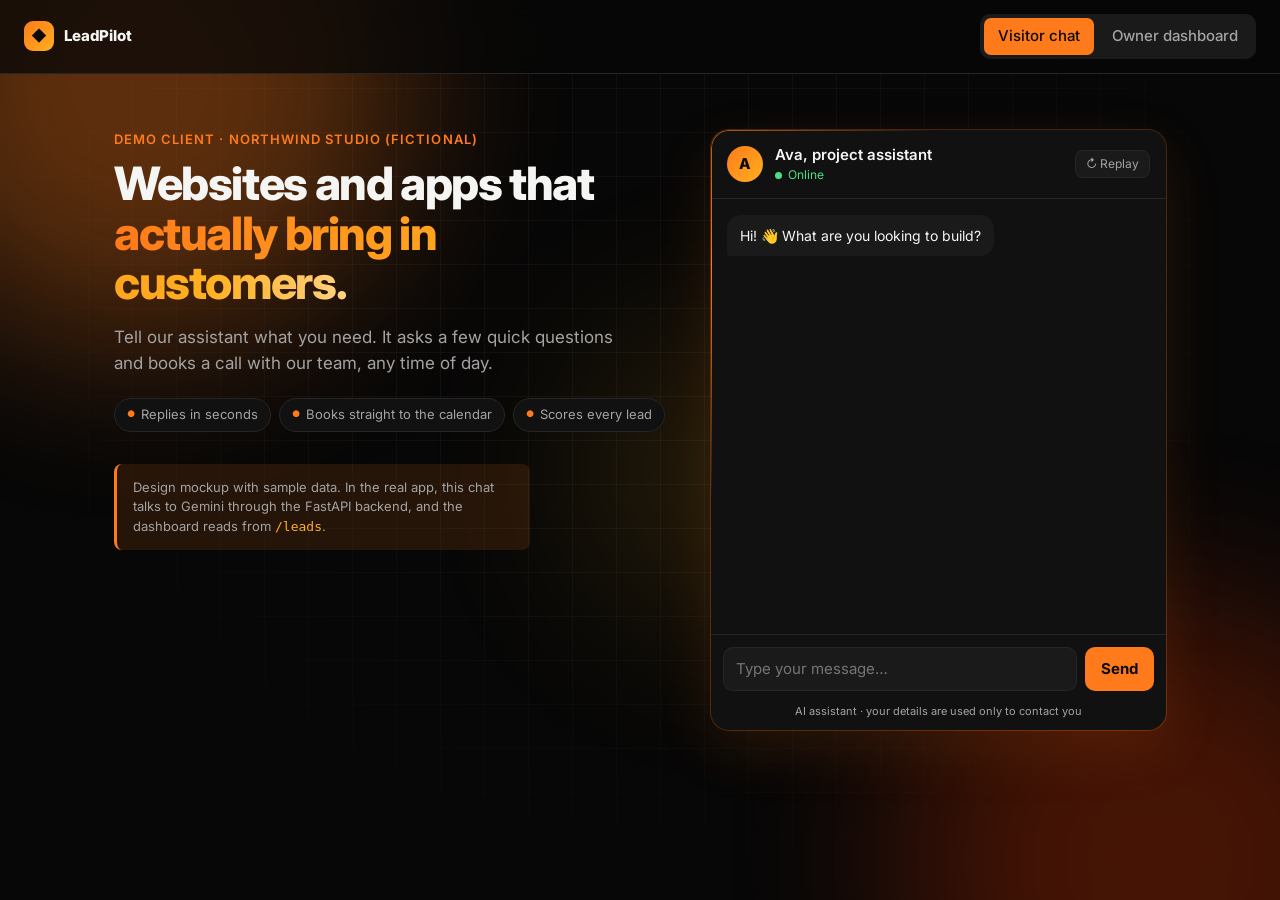
<file: design/mockup.html>
<!doctype html>
<html lang="en">
<head>
<meta charset="utf-8">
<meta name="viewport" content="width=device-width, initial-scale=1">
<title>LeadPilot Design</title>
<link rel="preconnect" href="https://fonts.googleapis.com">
<link href="https://fonts.googleapis.com/css2?family=Inter:wght@400;500;600;700;800&display=swap" rel="stylesheet">
<style>
  /* Black and orange: one dark theme by design */
  :root {
    color-scheme: dark;
    --bg: #070707; --surface: #111111; --surface-2: #1a1a1a; --border: #262626;
    --text: #f5f5f4; --muted: #a3a3a3;
    --accent: #ff7a1a; --accent-2: #ffb020; --accent-soft: rgba(255, 122, 26, .12); --on-accent: #0a0a0a;
    --hot: #ff5533; --hot-soft: rgba(255, 85, 51, .14);
    --warm: #ffc233; --warm-soft: rgba(255, 194, 51, .13);
    --cold: #8b95a7; --cold-soft: rgba(139, 149, 167, .14);
    --ok: #4ade80; --ok-soft: rgba(74, 222, 128, .12);
    --glow: 0 0 0 1px rgba(255,122,26,.25), 0 20px 60px rgba(255,122,26,.12);
    --radius: 14px;
  }
  @property --p { syntax: "<number>"; inherits: false; initial-value: 0; }
  * { box-sizing: border-box; }
  body { margin: 0; background: var(--bg); color: var(--text); font: 15px/1.5 Inter, system-ui, sans-serif; overflow-x: hidden; }
  button { font: inherit; cursor: pointer; }
  button:focus-visible, input:focus-visible { outline: 2px solid var(--accent); outline-offset: 2px; }
  code { color: var(--accent-2); }

  /* Animated background: drifting glow blobs over a faint grid */
  .bg { position: fixed; inset: 0; z-index: -1; overflow: hidden; pointer-events: none; }
  .bg::before { content: ""; position: absolute; inset: 0;
    background-image: linear-gradient(rgba(255,255,255,.035) 1px, transparent 1px), linear-gradient(90deg, rgba(255,255,255,.035) 1px, transparent 1px);
    background-size: 44px 44px; mask-image: radial-gradient(ellipse at 50% 30%, #000 30%, transparent 75%); animation: gridmove 20s linear infinite; }
  .blob { position: absolute; width: 520px; height: 520px; border-radius: 50%; filter: blur(90px); opacity: .35; }
  .b1 { background: var(--accent); top: -180px; left: -120px; animation: drift1 16s ease-in-out infinite alternate; }
  .b2 { background: #ff3d00; bottom: -220px; right: -140px; opacity: .25; animation: drift2 19s ease-in-out infinite alternate; }
  .b3 { background: var(--accent-2); top: 35%; left: 45%; width: 320px; height: 320px; opacity: .12; animation: drift1 23s ease-in-out infinite alternate-reverse; }
  @keyframes drift1 { to { transform: translate(140px, 90px) scale(1.15); } }
  @keyframes drift2 { to { transform: translate(-160px, -110px) scale(1.1); } }
  @keyframes gridmove { to { background-position: 44px 44px; } }

  /* App bar */
  .bar { display: flex; align-items: center; gap: 16px; padding: 14px 24px; background: rgba(7,7,7,.75); backdrop-filter: blur(12px); border-bottom: 1px solid var(--border); position: sticky; top: 0; z-index: 5; }
  .brand { display: flex; align-items: center; gap: 10px; font-weight: 800; letter-spacing: -.01em; }
  .logo { width: 30px; height: 30px; border-radius: 9px; background: linear-gradient(135deg, var(--accent), var(--accent-2)); color: var(--on-accent); display: grid; place-items: center; font-size: 15px; animation: pulse 2.8s ease-in-out infinite; }
  @keyframes pulse { 0%,100% { box-shadow: 0 0 0 0 rgba(255,122,26,.5); } 50% { box-shadow: 0 0 0 8px rgba(255,122,26,0); } }
  .tabs { position: relative; display: flex; gap: 4px; background: var(--surface-2); padding: 4px; border-radius: 10px; margin-left: auto; }
  .tab { position: relative; z-index: 1; border: 0; background: none; color: var(--muted); padding: 7px 14px; border-radius: 7px; font-weight: 500; transition: color .25s; }
  .tab[aria-selected="true"] { color: var(--on-accent); }
  .pill { position: absolute; top: 4px; bottom: 4px; border-radius: 7px; background: var(--accent); transition: left .35s cubic-bezier(.4,1.3,.5,1), width .35s cubic-bezier(.4,1.3,.5,1); }
  .view { display: none; }
  .view.active { display: block; animation: viewin .45s ease both; }
  @keyframes viewin { from { opacity: 0; transform: translateY(10px); } }

  /* Visitor view */
  .site { max-width: 1100px; margin: 0 auto; padding: 56px 24px 120px; display: grid; grid-template-columns: 1.1fr .9fr; gap: 40px; align-items: start; }
  .eyebrow { color: var(--accent); font-weight: 600; font-size: 13px; letter-spacing: .08em; text-transform: uppercase; }
  .site h1 { font-size: 46px; line-height: 1.08; margin: 10px 0 16px; letter-spacing: -.03em; font-weight: 800; }
  .shine { background: linear-gradient(90deg, var(--accent) 0%, var(--accent-2) 30%, #fff3e0 50%, var(--accent-2) 70%, var(--accent) 100%); background-size: 250% auto;
    -webkit-background-clip: text; background-clip: text; color: transparent; animation: shine 5s linear infinite; }
  @keyframes shine { to { background-position: -250% center; } }
  .site p.lead { color: var(--muted); font-size: 17px; max-width: 46ch; }
  .rise { opacity: 0; animation: rise .7s cubic-bezier(.2,.8,.2,1) forwards; }
  @keyframes rise { from { opacity: 0; transform: translateY(18px); } to { opacity: 1; transform: none; } }
  .chips { display: flex; flex-wrap: wrap; gap: 8px; margin-top: 22px; }
  .chip { background: var(--surface); border: 1px solid var(--border); border-radius: 999px; padding: 6px 12px; font-size: 13px; color: var(--muted); transition: border-color .2s, color .2s, transform .2s; }
  .chip:hover { border-color: var(--accent); color: var(--text); transform: translateY(-2px); }
  .chip::before { content: "●"; color: var(--accent); margin-right: 6px; font-size: 9px; vertical-align: 2px; }
  .note { margin-top: 32px; padding: 14px 16px; border-left: 3px solid var(--accent); background: var(--accent-soft); border-radius: 8px; font-size: 13px; color: var(--muted); max-width: 52ch; }

  /* Chat widget */
  .chat { position: relative; background: var(--surface); border-radius: 18px; box-shadow: var(--glow); display: flex; flex-direction: column; height: 600px; overflow: hidden; opacity: 0; animation: rise .7s .25s cubic-bezier(.2,.8,.2,1) forwards, floaty 6s 1s ease-in-out infinite; }
  .chat::before { content: ""; position: absolute; inset: 0; border-radius: inherit; padding: 1px; pointer-events: none;
    background: conic-gradient(from var(--a, 0deg), transparent 0 70%, var(--accent) 85%, transparent 100%);
    -webkit-mask: linear-gradient(#000 0 0) content-box, linear-gradient(#000 0 0); -webkit-mask-composite: xor; mask-composite: exclude; animation: spin 6s linear infinite; }
  @property --a { syntax: "<angle>"; inherits: false; initial-value: 0deg; }
  @keyframes spin { to { --a: 360deg; } }
  @keyframes floaty { 50% { transform: translateY(-6px); } }
  .chat-head { display: flex; align-items: center; gap: 12px; padding: 14px 16px; border-bottom: 1px solid var(--border); }
  .avatar { width: 36px; height: 36px; border-radius: 50%; background: linear-gradient(135deg, var(--accent), var(--accent-2)); color: var(--on-accent); display: grid; place-items: center; font-weight: 800; }
  .chat-head .name { font-weight: 600; }
  .chat-head .status { font-size: 12px; color: var(--ok); display: flex; align-items: center; gap: 6px; }
  .chat-head .status::before { content: ""; width: 7px; height: 7px; border-radius: 50%; background: var(--ok); animation: blink 1.6s ease-in-out infinite; }
  @keyframes blink { 50% { opacity: .3; } }
  .replay { margin-left: auto; border: 1px solid var(--border); background: var(--surface-2); color: var(--muted); border-radius: 8px; padding: 4px 10px; font-size: 12px; transition: color .2s, border-color .2s; }
  .replay:hover { color: var(--accent); border-color: var(--accent); }
  .msgs { flex: 1; overflow-y: auto; padding: 16px; display: flex; flex-direction: column; gap: 10px; scroll-behavior: smooth; }
  .msgs > * { animation: pop .4s cubic-bezier(.2,.9,.3,1.3) both; }
  .msgs > .hidden { display: none; }
  @keyframes pop { from { opacity: 0; transform: translateY(10px) scale(.96); } }
  .msg { max-width: 82%; padding: 10px 13px; border-radius: 14px; font-size: 14px; }
  .bot { background: var(--surface-2); border-bottom-left-radius: 4px; align-self: flex-start; }
  .me { background: linear-gradient(135deg, var(--accent), #ff9a3d); color: var(--on-accent); font-weight: 500; border-bottom-right-radius: 4px; align-self: flex-end; }
  .typing { align-self: flex-start; background: var(--surface-2); border-radius: 14px; border-bottom-left-radius: 4px; padding: 12px 14px; display: flex; gap: 4px; }
  .typing i { width: 7px; height: 7px; border-radius: 50%; background: var(--accent); animation: dots 1s ease-in-out infinite; }
  .typing i:nth-child(2) { animation-delay: .15s; } .typing i:nth-child(3) { animation-delay: .3s; }
  @keyframes dots { 0%,60%,100% { transform: translateY(0); opacity: .4; } 30% { transform: translateY(-5px); opacity: 1; } }
  .saved { align-self: flex-start; font-size: 12px; color: var(--muted); display: flex; align-items: center; gap: 6px; padding: 3px 10px 3px 4px; border-radius: 999px; background: var(--accent-soft); }
  .saved::before { content: "✓"; width: 16px; height: 16px; border-radius: 50%; background: var(--accent); color: var(--on-accent); display: grid; place-items: center; font-size: 10px; font-weight: 800; }
  .saved b { color: var(--accent-2); font-weight: 600; }
  .slots { display: flex; flex-direction: column; gap: 6px; align-self: flex-start; width: 82%; }
  .slot { text-align: left; border: 1px solid var(--border); background: var(--surface); color: var(--text); padding: 9px 12px; border-radius: 10px; font-size: 14px; display: flex; justify-content: space-between; transition: border-color .2s, background .2s, transform .2s; }
  .slot span { color: var(--muted); }
  .slot:hover { border-color: var(--accent); transform: translateX(4px); }
  .slot.picked { border-color: var(--accent); background: var(--accent-soft); }
  .slot.picked span { color: var(--accent); }
  .confirm { position: relative; overflow: hidden; align-self: stretch; border: 1px solid var(--accent); background: var(--accent-soft); border-radius: 12px; padding: 12px 14px; font-size: 14px; }
  .confirm strong { color: var(--accent); }
  .confirm::after { content: ""; position: absolute; inset: 0; background: linear-gradient(100deg, transparent 30%, rgba(255,176,32,.25) 50%, transparent 70%); transform: translateX(-100%); animation: sweep 1.4s .2s ease-out forwards; }
  @keyframes sweep { to { transform: translateX(100%); } }
  .composer { display: flex; gap: 8px; padding: 12px; border-top: 1px solid var(--border); }
  .composer input { flex: 1; border: 1px solid var(--border); background: var(--surface-2); color: var(--text); border-radius: 10px; padding: 10px 12px; font: inherit; transition: border-color .2s; }
  .composer input:focus { border-color: var(--accent); }
  .send { border: 0; background: var(--accent); color: var(--on-accent); border-radius: 10px; padding: 0 16px; font-weight: 700; transition: transform .15s, background .2s; }
  .send:hover { background: var(--accent-2); transform: scale(1.04); }
  .powered { text-align: center; font-size: 11px; color: var(--muted); padding: 0 0 10px; }
  .sr { position: absolute; left: -9999px; }

  /* Owner dashboard */
  .dash { max-width: 1180px; margin: 0 auto; padding: 28px 24px 60px; }
  .dash h2 { margin: 0 0 4px; font-size: 26px; letter-spacing: -.02em; font-weight: 800; }
  .sub { color: var(--muted); margin: 0 0 22px; }
  .stats { display: grid; grid-template-columns: repeat(4, 1fr); gap: 14px; margin-bottom: 20px; }
  .stat { position: relative; overflow: hidden; background: var(--surface); border: 1px solid var(--border); border-radius: var(--radius); padding: 16px 18px; transition: transform .25s, border-color .25s; }
  .stat:hover { transform: translateY(-3px); border-color: var(--accent); }
  .stat::after { content: ""; position: absolute; left: 0; bottom: 0; height: 2px; width: 100%; background: linear-gradient(90deg, var(--accent), var(--accent-2)); transform: scaleX(0); transform-origin: left; transition: transform .8s .2s ease; }
  .active .stat::after { transform: scaleX(1); }
  .stat .label { color: var(--muted); font-size: 13px; }
  .stat .value { font-size: 30px; font-weight: 800; margin-top: 4px; font-variant-numeric: tabular-nums; }
  .stat .delta { font-size: 12px; color: var(--accent-2); }
  .grid { display: grid; grid-template-columns: 1fr 340px; gap: 16px; align-items: start; }
  .card { background: var(--surface); border: 1px solid var(--border); border-radius: var(--radius); overflow: hidden; }
  .card-head { display: flex; justify-content: space-between; align-items: center; padding: 14px 18px; border-bottom: 1px solid var(--border); font-weight: 600; }
  .filters { display: flex; gap: 6px; }
  .filter { border: 1px solid var(--border); background: var(--surface); color: var(--muted); border-radius: 999px; padding: 3px 10px; font-size: 12px; transition: all .2s; }
  .filter:hover { border-color: var(--accent); color: var(--text); }
  .filter[aria-pressed="true"] { background: var(--accent); color: var(--on-accent); border-color: var(--accent); font-weight: 600; }
  table { width: 100%; border-collapse: collapse; font-size: 14px; }
  th { text-align: left; font-weight: 500; color: var(--muted); font-size: 12px; text-transform: uppercase; letter-spacing: .04em; padding: 10px 18px; background: var(--surface-2); }
  td { padding: 12px 18px; border-top: 1px solid var(--border); }
  tbody tr { cursor: pointer; transition: background .2s; }
  .active tbody tr { animation: rise .5s cubic-bezier(.2,.8,.2,1) both; }
  .active tbody tr:nth-child(2) { animation-delay: .08s; } .active tbody tr:nth-child(3) { animation-delay: .16s; }
  .active tbody tr:nth-child(4) { animation-delay: .24s; } .active tbody tr:nth-child(5) { animation-delay: .32s; }
  tbody tr:hover { background: var(--surface-2); }
  tbody tr.sel { background: var(--accent-soft); box-shadow: inset 3px 0 0 var(--accent); }
  .who b { display: block; font-weight: 600; }
  .who span { color: var(--muted); font-size: 12px; }
  .num { font-variant-numeric: tabular-nums; font-weight: 600; }
  .badge { display: inline-block; padding: 2px 9px; border-radius: 999px; font-size: 12px; font-weight: 700; text-transform: capitalize; }
  .hot { background: var(--hot-soft); color: var(--hot); animation: hotglow 2s ease-in-out infinite; }
  @keyframes hotglow { 50% { box-shadow: 0 0 10px rgba(255,85,51,.45); } }
  .warm { background: var(--warm-soft); color: var(--warm); }
  .cold { background: var(--cold-soft); color: var(--cold); }
  .booked { color: var(--ok); font-weight: 500; }
  .pending { color: var(--muted); }
  .detail { padding: 18px; }
  .score-ring { display: flex; align-items: center; gap: 14px; margin-bottom: 18px; }
  .ring { --p: 0; width: 68px; height: 68px; border-radius: 50%; background: conic-gradient(var(--accent) calc(var(--p) * 1%), var(--surface-2) 0); display: grid; place-items: center; transition: --p 1.4s cubic-bezier(.2,.8,.2,1); filter: drop-shadow(0 0 10px rgba(255,122,26,.35)); }
  .ring span { width: 54px; height: 54px; border-radius: 50%; background: var(--surface); display: grid; place-items: center; font-weight: 800; font-size: 19px; }
  .breakdown { list-style: none; padding: 0; margin: 0 0 16px; }
  .breakdown li { position: relative; display: flex; justify-content: space-between; padding: 8px 0; border-bottom: 1px dashed var(--border); font-size: 14px; }
  .breakdown li span:last-child { font-weight: 700; color: var(--accent); font-variant-numeric: tabular-nums; }
  .bar-fill { position: absolute; left: 0; bottom: -1px; height: 2px; background: var(--accent); width: 0; transition: width 1s ease; }
  .why { font-size: 12px; color: var(--muted); margin-top: 4px; }
  .kv { font-size: 13px; color: var(--muted); margin: 4px 0; }
  .kv b { color: var(--text); font-weight: 500; }

  @media (max-width: 900px) {
    .site, .grid { grid-template-columns: 1fr; }
    .site h1 { font-size: 36px; }
    .stats { grid-template-columns: repeat(2, 1fr); }
    .hide-sm { display: none; }
  }
  @media (max-width: 520px) {
    .bar { padding: 12px 16px; }
    .site, .dash { padding-left: 16px; padding-right: 16px; }
    .brand-text { display: none; }
    .chat { height: 560px; }
    th, td { padding: 10px 12px; }
    .blob { width: 320px; height: 320px; }
  }
  @media (prefers-reduced-motion: reduce) {
    *, *::before, *::after { animation: none !important; transition: none !important; }
    .rise, .chat { opacity: 1; }
  }
</style>
</head>
<body>
<div class="bg" aria-hidden="true"><div class="blob b1"></div><div class="blob b2"></div><div class="blob b3"></div></div>

<header class="bar">
  <div class="brand"><div class="logo" aria-hidden="true">◆</div><span class="brand-text">LeadPilot</span></div>
  <div class="tabs" role="tablist" aria-label="Mockup view">
    <span class="pill" aria-hidden="true"></span>
    <button class="tab" role="tab" aria-selected="true" data-view="visitor">Visitor chat</button>
    <button class="tab" role="tab" aria-selected="false" data-view="owner">Owner dashboard</button>
  </div>
</header>

<!-- VISITOR VIEW -->
<main id="visitor" class="view active">
  <section class="site">
    <div>
      <div class="eyebrow rise">Demo client · Northwind Studio (fictional)</div>
      <h1 class="rise" style="animation-delay:.1s">Websites and apps that <span class="shine">actually bring in customers.</span></h1>
      <p class="lead rise" style="animation-delay:.2s">Tell our assistant what you need. It asks a few quick questions and books a call with our team, any time of day.</p>
      <div class="chips rise" style="animation-delay:.3s"><span class="chip">Replies in seconds</span><span class="chip">Books straight to the calendar</span><span class="chip">Scores every lead</span></div>
      <p class="note rise" style="animation-delay:.4s">Design mockup with sample data. In the real app, this chat talks to Gemini through the FastAPI backend, and the dashboard reads from <code>/leads</code>.</p>
    </div>

    <div class="chat" aria-label="Chat with the assistant">
      <div class="chat-head">
        <div class="avatar" aria-hidden="true">A</div>
        <div><div class="name">Ava, project assistant</div><div class="status">Online</div></div>
        <button class="replay" id="replay">↻ Replay</button>
      </div>
      <div class="msgs" id="msgs" role="log" aria-live="polite">
        <div class="msg bot">Hi! 👋 What are you looking to build?</div>
        <div class="msg me">An online store for my clothing brand</div>
        <div class="saved">Saved <b>need</b></div>
        <div class="msg bot">Nice! Roughly what budget do you have in mind?</div>
        <div class="msg me">around 6k</div>
        <div class="saved">Saved <b>budget $6,000</b></div>
        <div class="msg bot">And when would you like it live? Are you the one making the final call?</div>
        <div class="msg me">Within a month, yes it's my business</div>
        <div class="saved">Saved <b>timeline 30 days</b> · <b>decision maker</b></div>
        <div class="msg bot">Perfect. What's your name and email so I can book you a call?</div>
        <div class="msg me">Sara, sara@example.com</div>
        <div class="msg bot">Thanks Sara! Pick a time that works:</div>
        <div class="slots">
          <button class="slot">Tue 26 Nov <span>10:00 UTC</span></button>
          <button class="slot picked">Tue 26 Nov <span>14:00 UTC</span></button>
          <button class="slot">Wed 27 Nov <span>10:00 UTC</span></button>
        </div>
        <div class="confirm"><strong>✓ Call booked</strong><br>Tue 26 Nov, 14:00 UTC. A calendar invite is on its way to sara@example.com.</div>
      </div>
      <form class="composer" onsubmit="return false">
        <label for="m" class="sr">Message</label>
        <input id="m" placeholder="Type your message…" maxlength="1000" autocomplete="off">
        <button class="send">Send</button>
      </form>
      <div class="powered">AI assistant · your details are used only to contact you</div>
    </div>
  </section>
</main>

<!-- OWNER VIEW -->
<main id="owner" class="view">
  <section class="dash">
    <h2>Leads</h2>
    <p class="sub">Every chat, scored and ready to follow up.</p>

    <div class="stats">
      <div class="stat"><div class="label">Total leads</div><div class="value" data-count="24">24</div><div class="delta">+6 this week</div></div>
      <div class="stat"><div class="label">Hot leads</div><div class="value" data-count="7">7</div><div class="delta">29% of total</div></div>
      <div class="stat"><div class="label">Calls booked</div><div class="value" data-count="9">9</div><div class="delta">38% booking rate</div></div>
      <div class="stat"><div class="label">Avg. score</div><div class="value" data-count="58">58</div><div class="delta">+4 vs last week</div></div>
    </div>

    <div class="grid">
      <div class="card">
        <div class="card-head">
          <span>Recent leads</span>
          <div class="filters" role="group" aria-label="Filter by tier">
            <button class="filter" aria-pressed="true">All</button>
            <button class="filter" aria-pressed="false">Hot</button>
            <button class="filter" aria-pressed="false">Warm</button>
            <button class="filter" aria-pressed="false">Cold</button>
          </div>
        </div>
        <table>
          <thead><tr><th>Lead</th><th class="hide-sm">Need</th><th>Score</th><th>Tier</th><th class="hide-sm">Meeting</th></tr></thead>
          <tbody>
            <tr class="sel"><td class="who"><b>Sara Khan</b><span>sara@example.com</span></td><td class="hide-sm">Online store</td><td class="num">100</td><td><span class="badge hot">hot</span></td><td class="hide-sm booked">Tue 26, 14:00</td></tr>
            <tr><td class="who"><b>Omar Ali</b><span>omar@example.com</span></td><td class="hide-sm">Booking app</td><td class="num">75</td><td><span class="badge hot">hot</span></td><td class="hide-sm booked">Wed 27, 10:00</td></tr>
            <tr><td class="who"><b>Lena Park</b><span>lena@example.com</span></td><td class="hide-sm">Landing page</td><td class="num">55</td><td><span class="badge warm">warm</span></td><td class="hide-sm pending">Not booked</td></tr>
            <tr><td class="who"><b>Diego Ruiz</b><span>diego@example.com</span></td><td class="hide-sm">Chatbot</td><td class="num">45</td><td><span class="badge warm">warm</span></td><td class="hide-sm booked">Thu 28, 16:00</td></tr>
            <tr><td class="who"><b>Anonymous</b><span>no email yet</span></td><td class="hide-sm">Logo design</td><td class="num">15</td><td><span class="badge cold">cold</span></td><td class="hide-sm pending">Not booked</td></tr>
          </tbody>
        </table>
      </div>

      <aside class="card">
        <div class="card-head"><span>Why Sara scored 100</span></div>
        <div class="detail">
          <div class="score-ring">
            <div class="ring" id="ring"><span data-count="100">100</span></div>
            <div><span class="badge hot">hot</span><div class="why">Score from clear rules, not AI guesswork</div></div>
          </div>
          <ul class="breakdown">
            <li><span>Budget $6,000 (≥ $5k)</span><span>+40</span><i class="bar-fill" data-w="40"></i></li>
            <li><span>Timeline 30 days (≤ 30)</span><span>+30</span><i class="bar-fill" data-w="30"></i></li>
            <li><span>Decision maker</span><span>+20</span><i class="bar-fill" data-w="20"></i></li>
            <li><span>Clear need stated</span><span>+10</span><i class="bar-fill" data-w="10"></i></li>
          </ul>
          <p class="kv">Need: <b>Online store for a clothing brand</b></p>
          <p class="kv">Meeting: <b class="booked">Tue 26 Nov, 14:00 UTC</b></p>
          <p class="kv">Captured: <b>24 Nov, 09:12</b></p>
        </div>
      </aside>
    </div>
  </section>
</main>

<script>
  // Mockup only: tab switching, chat replay and dashboard count-ups.
  const still = matchMedia('(prefers-reduced-motion: reduce)').matches;
  const wait = ms => new Promise(r => setTimeout(r, ms));

  // Sliding tab pill
  const pill = document.querySelector('.pill');
  const movePill = t => { pill.style.left = t.offsetLeft + 'px'; pill.style.width = t.offsetWidth + 'px'; };
  const tabs = document.querySelectorAll('.tab');
  tabs.forEach(t => t.addEventListener('click', () => {
    tabs.forEach(x => x.setAttribute('aria-selected', x === t));
    movePill(t);
    document.querySelectorAll('.view').forEach(v => v.classList.toggle('active', v.id === t.dataset.view));
    if (t.dataset.view === 'owner') animateDashboard();
  }));
  addEventListener('load', () => movePill(document.querySelector('.tab[aria-selected="true"]')));
  addEventListener('resize', () => movePill(document.querySelector('.tab[aria-selected="true"]')));

  // Chat replay: typing dots before each bot message
  const msgs = document.getElementById('msgs');
  const items = [...msgs.children];
  let run = 0;
  async function playChat() {
    const id = ++run;
    if (still) return;
    items.forEach(el => el.classList.add('hidden'));
    msgs.querySelector('.typing')?.remove();
    for (const el of items) {
      if (id !== run) return;
      const fromBot = el.classList.contains('bot') || el.classList.contains('slots') || el.classList.contains('confirm');
      if (fromBot) {
        const t = document.createElement('div');
        t.className = 'typing'; t.innerHTML = '<i></i><i></i><i></i>';
        msgs.appendChild(t); msgs.scrollTop = msgs.scrollHeight;
        await wait(800);
        t.remove();
        if (id !== run) return;
      }
      el.classList.remove('hidden');
      msgs.appendChild(el);
      msgs.scrollTop = msgs.scrollHeight;
      await wait(el.classList.contains('saved') ? 450 : 700);
    }
  }
  document.getElementById('replay').addEventListener('click', playChat);
  playChat();

  // Dashboard: count up numbers, fill score ring and breakdown bars
  function countUp(el) {
    const end = +el.dataset.count, t0 = performance.now(), dur = 1100;
    const step = now => {
      const k = Math.min(1, (now - t0) / dur);
      el.textContent = Math.round(end * (1 - Math.pow(1 - k, 3)));
      if (k < 1) requestAnimationFrame(step);
    };
    requestAnimationFrame(step);
  }
  function animateDashboard() {
    const ring = document.getElementById('ring');
    const bars = document.querySelectorAll('.bar-fill');
    if (still) { ring.style.setProperty('--p', 100); bars.forEach(b => b.style.width = b.dataset.w + '%'); return; }
    document.querySelectorAll('#owner [data-count]').forEach(countUp);
    ring.style.setProperty('--p', 0); bars.forEach(b => b.style.width = 0);
    requestAnimationFrame(() => requestAnimationFrame(() => {
      ring.style.setProperty('--p', 100);
      bars.forEach((b, i) => setTimeout(() => b.style.width = b.dataset.w + '%', 300 + i * 150));
    }));
  }

  // Filters and slot picking
  document.querySelectorAll('.filter').forEach(f => f.addEventListener('click', () => {
    document.querySelectorAll('.filter').forEach(x => x.setAttribute('aria-pressed', x === f));
    const tier = f.textContent.toLowerCase();
    document.querySelectorAll('tbody tr').forEach(r => {
      r.style.display = tier === 'all' || r.querySelector('.badge').textContent === tier ? '' : 'none';
    });
  }));
  document.querySelectorAll('.slot').forEach(s => s.addEventListener('click', () => {
    document.querySelectorAll('.slot').forEach(x => x.classList.toggle('picked', x === s));
  }));
</script>
</body>
</html>
</file>
